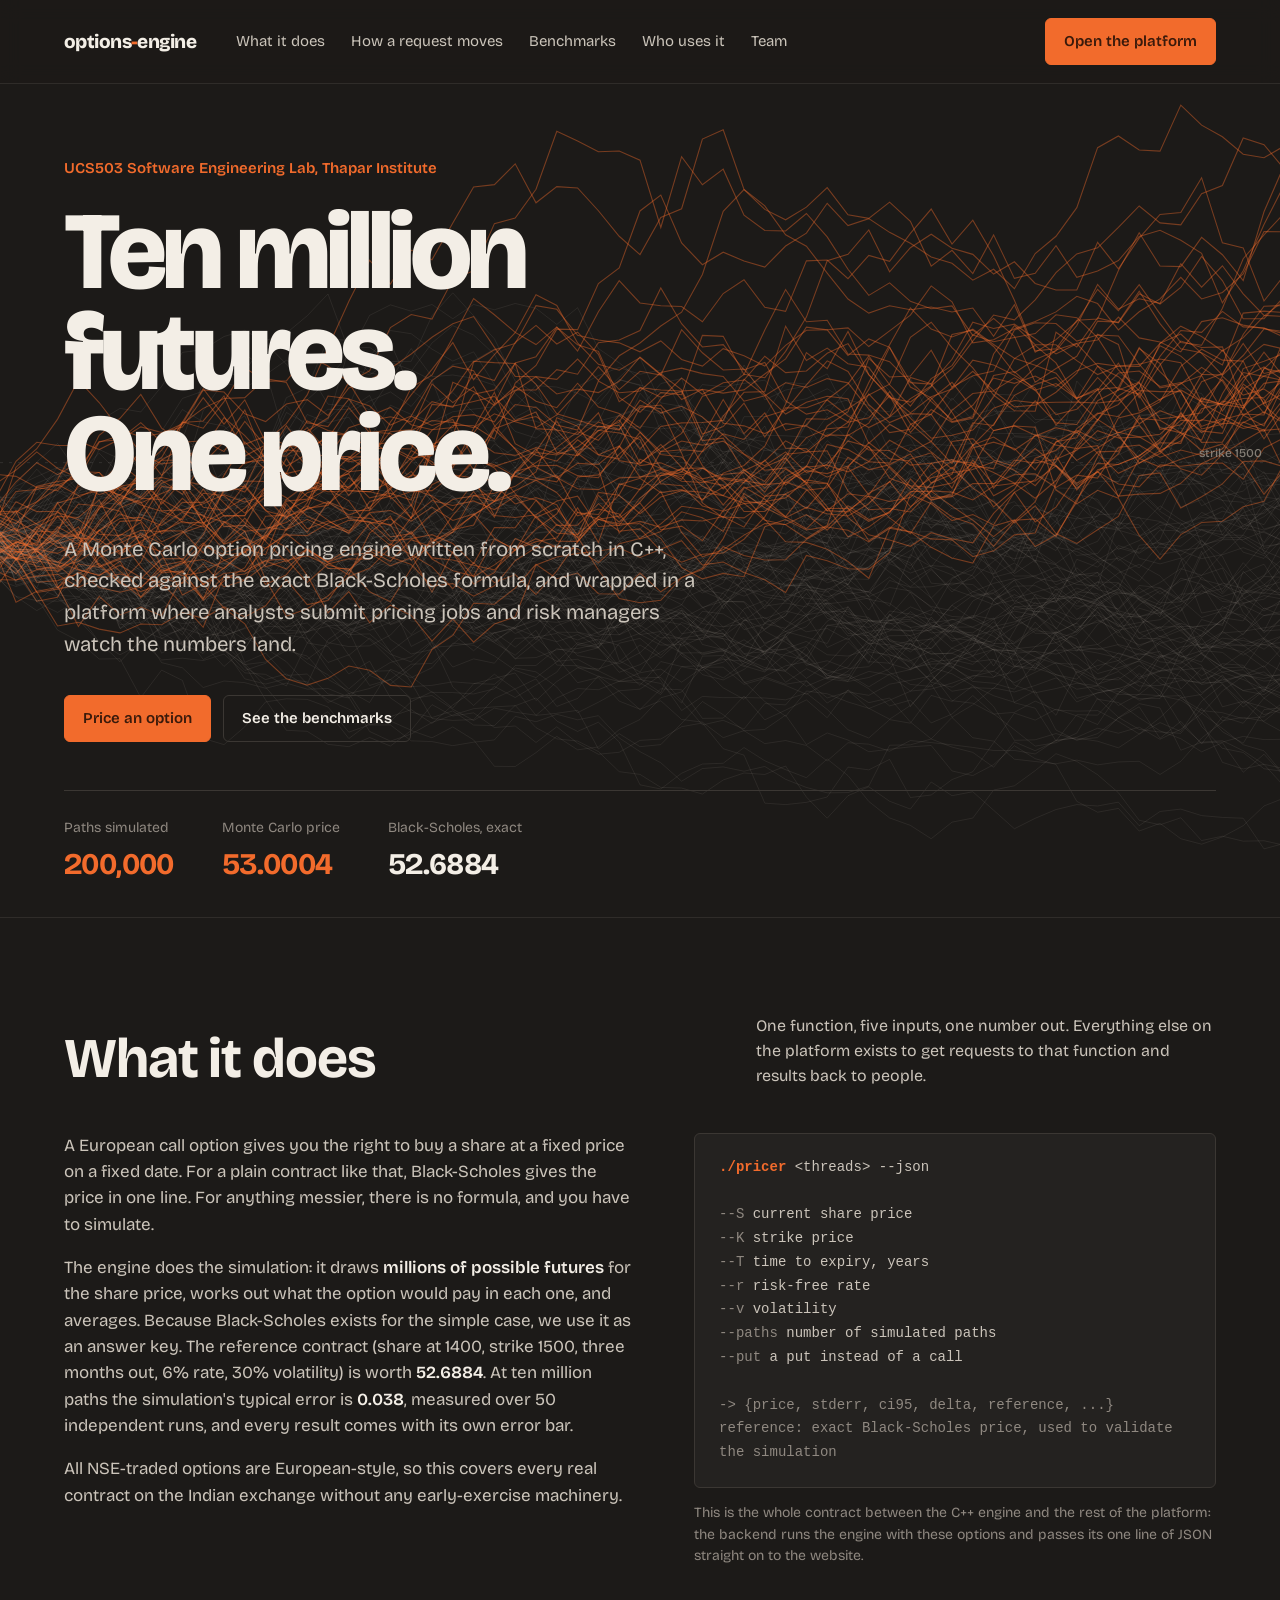
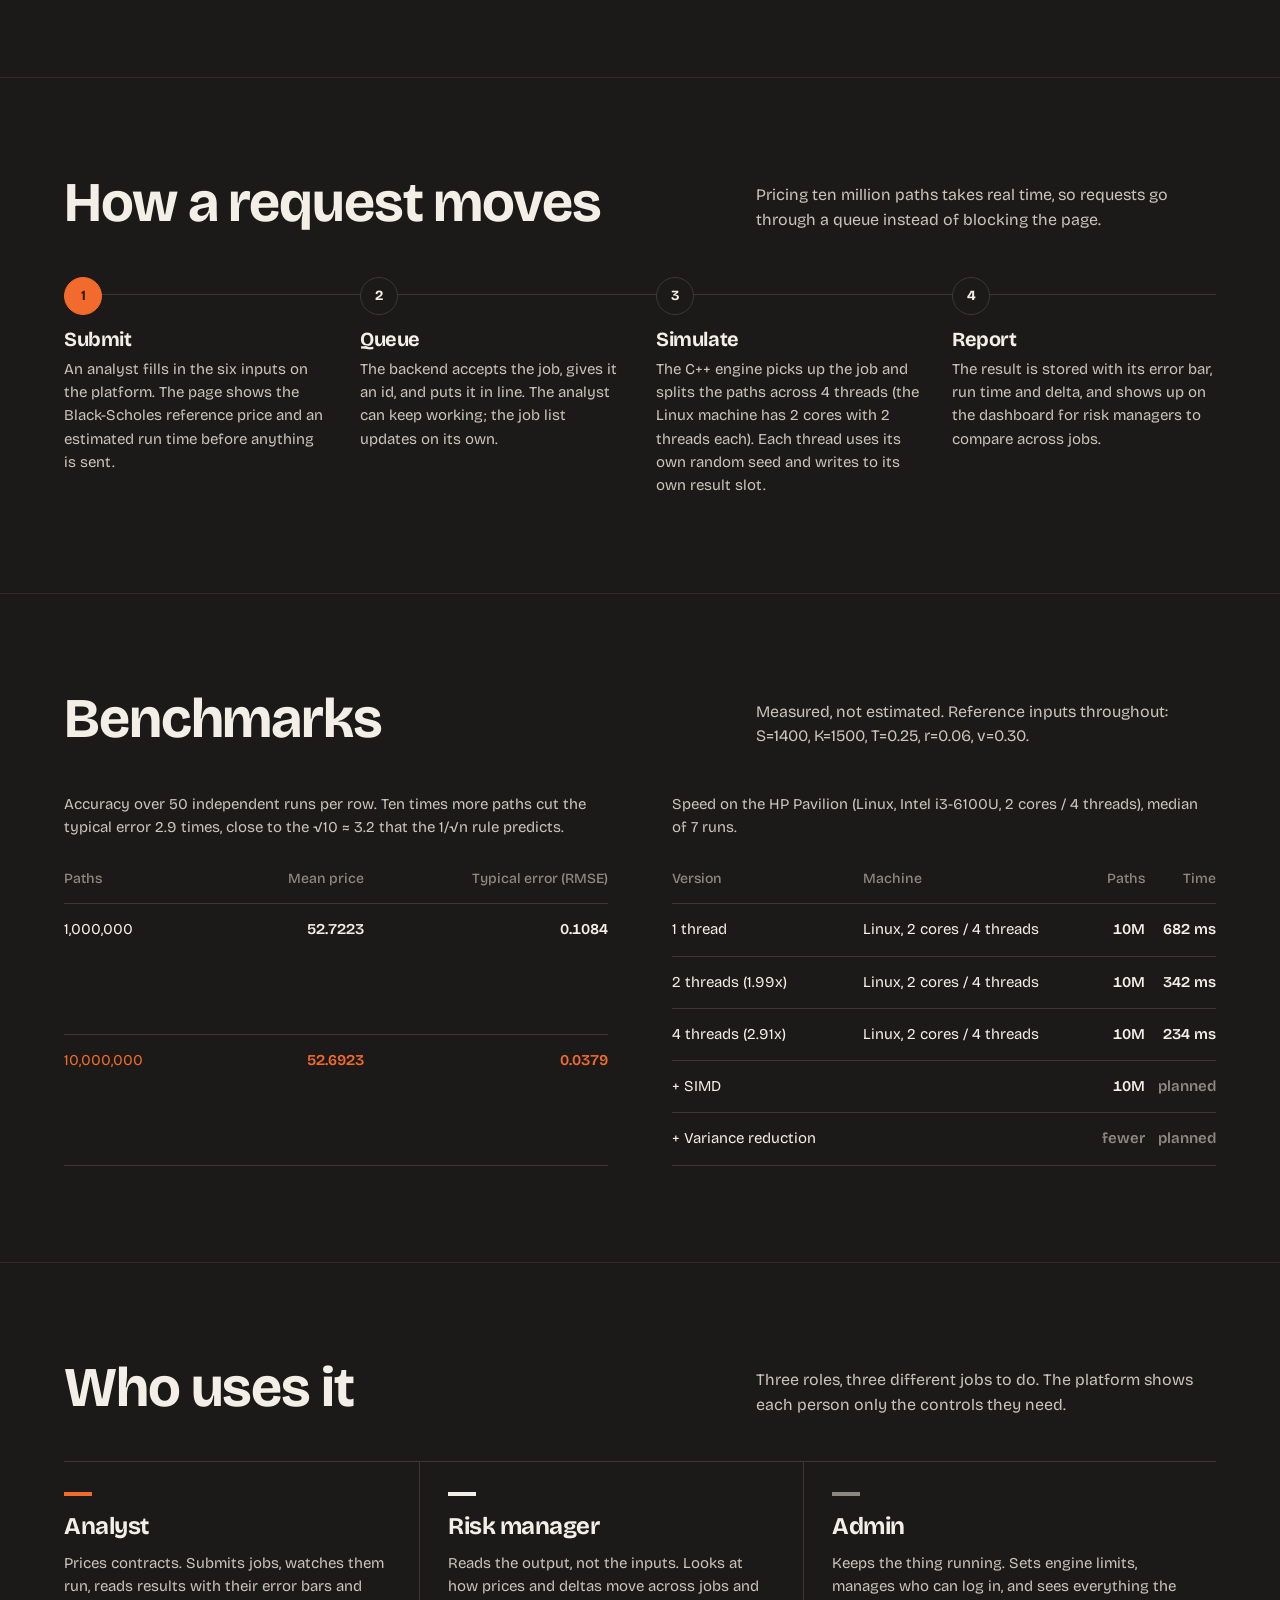
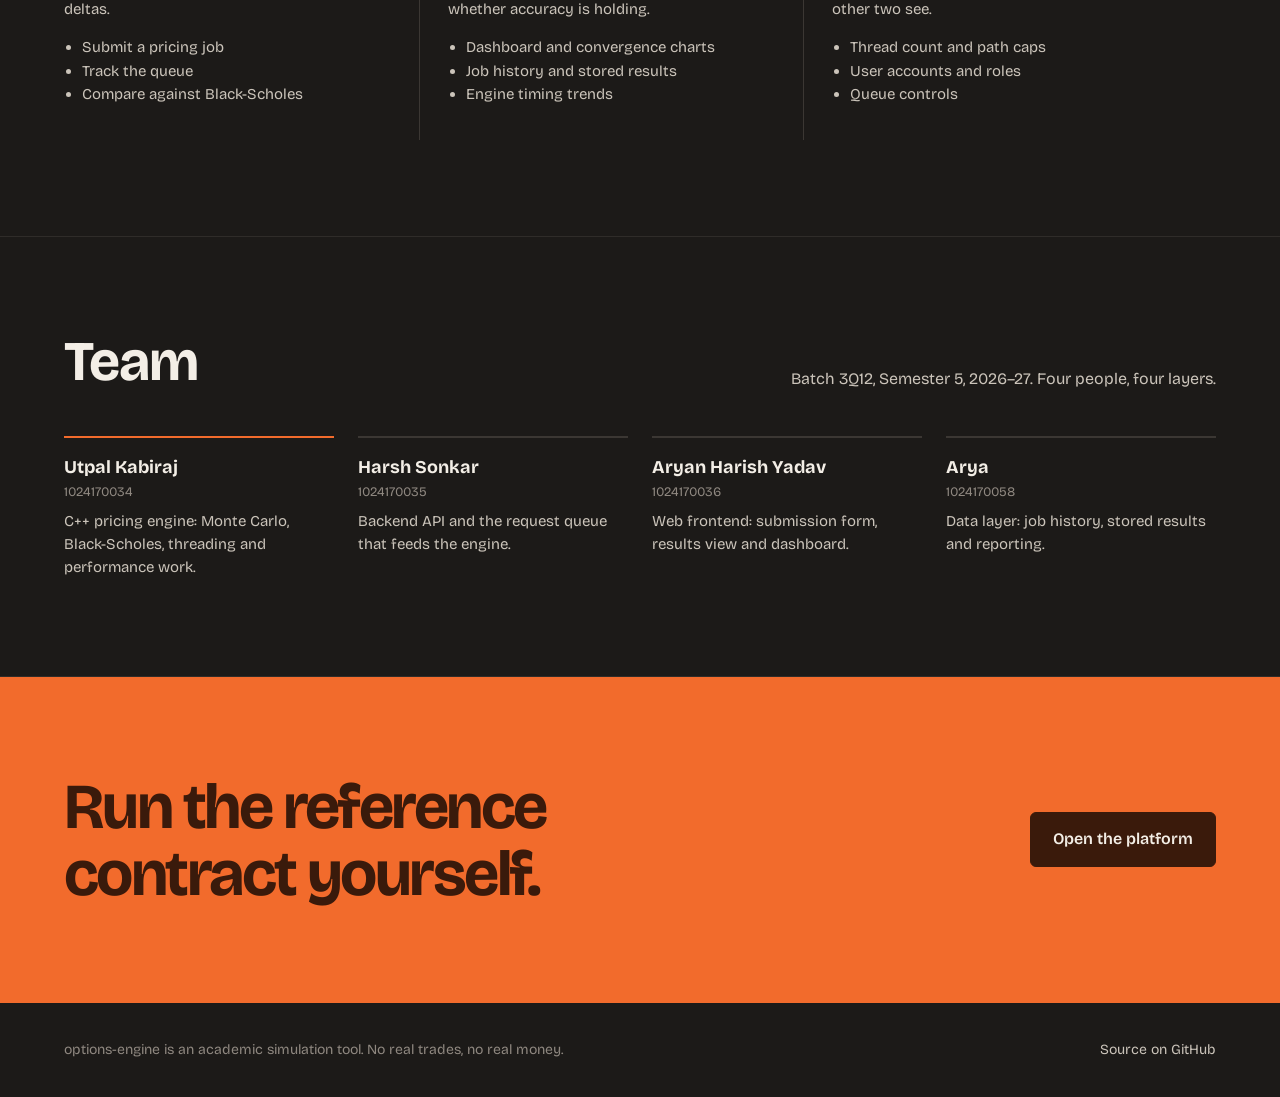
<file: frontend/index.html>
<!doctype html>
<html lang="en">
<head>
  <meta charset="utf-8">
  <meta name="viewport" content="width=device-width, initial-scale=1">
  <title>options-engine — Options Pricing and Risk Analytics Platform</title>
  <meta name="description" content="A Monte Carlo option pricing engine in C++, validated against Black-Scholes, with a web platform for analysts, risk managers and admins.">
  <link rel="preconnect" href="https://fonts.googleapis.com">
  <link rel="preconnect" href="https://fonts.gstatic.com" crossorigin>
  <link href="https://fonts.googleapis.com/css2?family=Bricolage+Grotesque:opsz,wght@12..96,300..800&display=swap" rel="stylesheet">
  <link rel="stylesheet" href="css/styles.css">
</head>
<body class="landing">

<header class="top">
  <a class="mark" href="index.html">options<span>-</span>engine</a>
  <nav id="nav">
    <a href="#what">What it does</a>
    <a href="#how">How a request moves</a>
    <a href="#bench">Benchmarks</a>
    <a href="#roles">Who uses it</a>
    <a href="#team">Team</a>
  </nav>
  <a class="btn btn-sig" href="app.html">Open the platform</a>
  <button class="btn btn-sm menu-btn" id="menuBtn" aria-controls="nav" aria-expanded="false">Menu</button>
</header>

<main>
  <section class="hero">
    <canvas id="paths" aria-hidden="true"></canvas>

    <div class="hero-copy">
      <p class="hero-kicker">UCS503 Software Engineering Lab, Thapar Institute</p>
      <h1>Ten million futures. One price.</h1>
      <p class="lede">
        A Monte Carlo option pricing engine written from scratch in C++, checked
        against the exact Black-Scholes formula, and wrapped in a platform where
        analysts submit pricing jobs and risk managers watch the numbers land.
      </p>
      <div class="hero-actions">
        <a class="btn btn-sig" href="app.html">Price an option</a>
        <a class="btn" href="#bench">See the benchmarks</a>
      </div>
    </div>

    <div class="hero-readout" aria-live="polite">
      <div><span class="ro-label">Paths simulated</span><span class="ro-num live" id="roPaths">0</span></div>
      <div><span class="ro-label">Monte Carlo price</span><span class="ro-num live" id="roPrice">—</span></div>
      <div><span class="ro-label">Black-Scholes, exact</span><span class="ro-num">52.6884</span></div>
    </div>
  </section>

  <section class="section" id="what">
    <div class="section-head">
      <h2>What it does</h2>
      <p>One function, five inputs, one number out. Everything else on the platform exists to get requests to that function and results back to people.</p>
    </div>
    <div class="two-col">
      <div class="prose">
        <p>
          A European call option gives you the right to buy a share at a fixed
          price on a fixed date. For a plain contract like that, Black-Scholes
          gives the price in one line. For anything messier, there is no
          formula, and you have to simulate.
        </p>
        <p>
          The engine does the simulation: it draws <strong>millions of possible
          futures</strong> for the share price, works out what the option would
          pay in each one, and averages. Because Black-Scholes exists for the
          simple case, we use it as an answer key. The reference contract
          (share at 1400, strike 1500, three months out, 6% rate, 30% volatility)
          is worth <strong>52.6884</strong>. At ten million paths the
          simulation's typical error is <strong>0.038</strong>, measured over
          50 independent runs, and every result comes with its own error bar.
        </p>
        <p>
          All NSE-traded options are European-style, so this covers every
          real contract on the Indian exchange without any early-exercise
          machinery.
        </p>
      </div>
      <div>
        <div class="sig-block">
<b>./pricer</b> &lt;threads&gt; --json<br>
<br>
<i>--S</i>       current share price<br>
<i>--K</i>       strike price<br>
<i>--T</i>       time to expiry, years<br>
<i>--r</i>       risk-free rate<br>
<i>--v</i>       volatility<br>
<i>--paths</i>   number of simulated paths<br>
<i>--put</i>     a put instead of a call<br>
<br>
<i>-> {price, stderr, ci95, delta, reference, ...}</i><br>
<i>reference: exact Black-Scholes price, used to validate the simulation</i>
        </div>
        <p style="color:var(--mute);font-size:14px;margin-top:14px">
          This is the whole contract between the C++ engine and the rest of the
          platform: the backend runs the engine with these options and passes its
          one line of JSON straight on to the website.
        </p>
      </div>
    </div>
  </section>

  <section class="section" id="how">
    <div class="section-head">
      <h2>How a request moves</h2>
      <p>Pricing ten million paths takes real time, so requests go through a queue instead of blocking the page.</p>
    </div>
    <div class="steps">
      <div class="step" data-n="1">
        <h3>Submit</h3>
        <p>An analyst fills in the six inputs on the platform. The page shows the Black-Scholes reference price and an estimated run time before anything is sent.</p>
      </div>
      <div class="step" data-n="2">
        <h3>Queue</h3>
        <p>The backend accepts the job, gives it an id, and puts it in line. The analyst can keep working; the job list updates on its own.</p>
      </div>
      <div class="step" data-n="3">
        <h3>Simulate</h3>
        <p>The C++ engine picks up the job and splits the paths across 4 threads (the Linux machine has 2 cores with 2 threads each). Each thread uses its own random seed and writes to its own result slot.</p>
      </div>
      <div class="step" data-n="4">
        <h3>Report</h3>
        <p>The result is stored with its error bar, run time and delta, and shows up on the dashboard for risk managers to compare across jobs.</p>
      </div>
    </div>
  </section>

  <section class="section" id="bench">
    <div class="section-head">
      <h2>Benchmarks</h2>
      <p>Measured, not estimated. Reference inputs throughout: S=1400, K=1500, T=0.25, r=0.06, v=0.30.</p>
    </div>
    <div class="bench-grid">
      <table class="ledger">
        <caption>Accuracy over 50 independent runs per row. Ten times more paths cut the typical error 2.9 times, close to the √10 ≈ 3.2 that the 1/√n rule predicts.</caption>
        <thead><tr><th>Paths</th><th class="num">Mean price</th><th class="num">Typical error (RMSE)</th></tr></thead>
        <tbody>
          <tr><td>1,000,000</td><td class="num">52.7223</td><td class="num">0.1084</td></tr>
          <tr class="hl"><td>10,000,000</td><td class="num">52.6923</td><td class="num">0.0379</td></tr>
        </tbody>
      </table>
      <table class="ledger">
        <caption>Speed on the HP Pavilion (Linux, Intel i3-6100U, 2 cores / 4 threads), median of 7 runs.</caption>
        <thead><tr><th>Version</th><th>Machine</th><th class="num">Paths</th><th class="num">Time</th></tr></thead>
        <tbody>
          <tr><td>1 thread</td><td>Linux, 2 cores / 4 threads</td><td class="num">10M</td><td class="num">682 ms</td></tr>
          <tr><td>2 threads (1.99x)</td><td>Linux, 2 cores / 4 threads</td><td class="num">10M</td><td class="num">342 ms</td></tr>
          <tr><td>4 threads (2.91x)</td><td>Linux, 2 cores / 4 threads</td><td class="num">10M</td><td class="num">234 ms</td></tr>
          <tr><td>+ SIMD</td><td></td><td class="num">10M</td><td class="num pending">planned</td></tr>
          <tr><td>+ Variance reduction</td><td></td><td class="num pending">fewer</td><td class="num pending">planned</td></tr>
        </tbody>
      </table>
    </div>
  </section>

  <section class="section" id="roles">
    <div class="section-head">
      <h2>Who uses it</h2>
      <p>Three roles, three different jobs to do. The platform shows each person only the controls they need.</p>
    </div>
    <div class="roles">
      <div class="role">
        <h3>Analyst</h3>
        <p>Prices contracts. Submits jobs, watches them run, reads results with their error bars and deltas.</p>
        <ul>
          <li>Submit a pricing job</li>
          <li>Track the queue</li>
          <li>Compare against Black-Scholes</li>
        </ul>
      </div>
      <div class="role">
        <h3>Risk manager</h3>
        <p>Reads the output, not the inputs. Looks at how prices and deltas move across jobs and whether accuracy is holding.</p>
        <ul>
          <li>Dashboard and convergence charts</li>
          <li>Job history and stored results</li>
          <li>Engine timing trends</li>
        </ul>
      </div>
      <div class="role">
        <h3>Admin</h3>
        <p>Keeps the thing running. Sets engine limits, manages who can log in, and sees everything the other two see.</p>
        <ul>
          <li>Thread count and path caps</li>
          <li>User accounts and roles</li>
          <li>Queue controls</li>
        </ul>
      </div>
    </div>
  </section>

  <section class="section" id="team">
    <div class="section-head">
      <h2>Team</h2>
      <p>Batch 3Q12, Semester 5, 2026–27. Four people, four layers.</p>
    </div>
    <div class="team">
      <div class="member">
        <b>Utpal Kabiraj</b><small>1024170034</small>
        <p>C++ pricing engine: Monte Carlo, Black-Scholes, threading and performance work.</p>
      </div>
      <div class="member">
        <b>Harsh Sonkar</b><small>1024170035</small>
        <p>Backend API and the request queue that feeds the engine.</p>
      </div>
      <div class="member">
        <b>Aryan Harish Yadav</b><small>1024170036</small>
        <p>Web frontend: submission form, results view and dashboard.</p>
      </div>
      <div class="member">
        <b>Arya</b><small>1024170058</small>
        <p>Data layer: job history, stored results and reporting.</p>
      </div>
    </div>
  </section>

  <section class="cta">
    <h2>Run the reference contract yourself.</h2>
    <a class="btn" href="app.html">Open the platform</a>
  </section>
</main>

<footer class="foot">
  <span>options-engine is an academic simulation tool. No real trades, no real money.</span>
  <a href="https://github.com/Kabiraj-2005/options-engine">Source on GitHub</a>
</footer>

<script src="js/landing.js"></script>
</body>
</html>
</file>
<file: frontend/css/styles.css>
/* options-engine — shared styles
   Palette: warm charcoal base, signal orange, paper text.
   One typeface: Bricolage Grotesque (variable, optical sizing). */

:root {
  --ink: #1c1a18;
  --ink-2: #242220;
  --ink-3: #2e2b28;
  --line: #3b3733;
  --line-soft: #2f2c29;
  --paper: #f3eee6;
  --paper-2: #cbc4ba;
  --mute: #8f8880;
  --sig: #f26b2c;
  --sig-hi: #ff8a50;
  --sig-ink: #3a1a0b;
  --ok: #7fd6a4;
  --warn: #f2c94c;
  --bad: #f07272;
  --font: "Bricolage Grotesque", "Helvetica Neue", Helvetica, Arial, sans-serif;
  --radius: 6px;
  --gutter: clamp(20px, 5vw, 72px);
}

* { box-sizing: border-box; }
html { scroll-behavior: smooth; }
@media (prefers-reduced-motion: reduce) {
  html { scroll-behavior: auto; }
  *, *::before, *::after { transition: none !important; animation: none !important; }
}

body {
  margin: 0;
  background: var(--ink);
  color: var(--paper);
  font-family: var(--font);
  font-size: 16px;
  line-height: 1.55;
  font-optical-sizing: auto;
  -webkit-font-smoothing: antialiased;
}

h1, h2, h3, h4 { margin: 0; font-weight: 700; line-height: 1.05; letter-spacing: -0.02em; }
p { margin: 0 0 1em; max-width: 62ch; }
a { color: inherit; }
.num, td.num, .ro-num, .kpi-v, .stat-v { font-variant-numeric: tabular-nums; }

:focus-visible { outline: 2px solid var(--sig-hi); outline-offset: 3px; }
::selection { background: var(--sig); color: var(--sig-ink); }

/* ---------- buttons ---------- */
.btn {
  display: inline-flex; align-items: center; gap: 8px;
  padding: 11px 18px;
  border: 1px solid var(--line);
  border-radius: var(--radius);
  background: transparent;
  color: var(--paper);
  font: inherit; font-weight: 600; font-size: 15px;
  text-decoration: none;
  cursor: pointer;
  transition: background .15s, border-color .15s, color .15s;
}
.btn:hover { border-color: var(--paper-2); }
.btn-sig { background: var(--sig); border-color: var(--sig); color: var(--sig-ink); }
.btn-sig:hover { background: var(--sig-hi); border-color: var(--sig-hi); }
.btn-quiet { border-color: transparent; color: var(--paper-2); }
.btn-quiet:hover { color: var(--paper); border-color: transparent; background: var(--ink-3); }
.btn-sm { padding: 7px 12px; font-size: 13px; }
.btn[disabled] { opacity: .45; cursor: not-allowed; }

/* ---------- landing: header ---------- */
.top {
  position: sticky; top: 0; z-index: 20;
  display: flex; align-items: center; gap: 32px;
  padding: 18px var(--gutter);
  background: color-mix(in srgb, var(--ink) 86%, transparent);
  backdrop-filter: blur(10px);
  border-bottom: 1px solid var(--line-soft);
}
.mark {
  font-weight: 800; font-size: 19px; letter-spacing: -0.03em;
  text-decoration: none; white-space: nowrap;
}
.mark span { color: var(--sig); }
.top nav { display: flex; gap: 26px; margin-left: 8px; }
.top nav a { text-decoration: none; color: var(--paper-2); font-size: 15px; }
.top nav a:hover { color: var(--paper); }
.top .btn { margin-left: auto; }
.top .menu-btn { display: none; margin-left: auto; }
@media (max-width: 760px) {
  .top nav { display: none; }
  .top nav.open {
    display: flex; flex-direction: column; gap: 14px;
    position: absolute; left: 0; right: 0; top: 100%;
    padding: 18px var(--gutter) 22px;
    background: var(--ink-2); border-bottom: 1px solid var(--line);
  }
  .top .btn-sig { display: none; }
  .top .menu-btn { display: inline-flex; }
}

/* ---------- landing: hero ---------- */
.hero {
  position: relative;
  min-height: calc(100vh - 66px);
  display: grid;
  grid-template-rows: 1fr auto;
  padding: 0 var(--gutter);
  overflow: hidden;
  border-bottom: 1px solid var(--line-soft);
}
.hero canvas {
  position: absolute; inset: 0; width: 100%; height: 100%;
  display: block;
}
.hero-copy {
  position: relative; z-index: 2;
  align-self: center;
  padding: 56px 0 32px;
  max-width: 720px;
}
.hero-kicker { color: var(--sig); font-weight: 600; font-size: 15px; margin-bottom: 22px; }
.hero h1 {
  font-size: clamp(52px, 8.6vw, 112px);
  font-weight: 800;
  line-height: .92;
  letter-spacing: -0.045em;
  margin-bottom: 28px;
  text-wrap: balance;
}
.hero p.lede { font-size: clamp(17px, 1.6vw, 21px); color: var(--paper-2); max-width: 50ch; margin-bottom: 34px; }
.hero-actions { display: flex; gap: 12px; flex-wrap: wrap; }

.hero-readout {
  position: relative; z-index: 2;
  display: grid; grid-template-columns: repeat(3, auto); gap: 0 48px;
  justify-content: start;
  padding: 26px 0 30px;
  border-top: 1px solid var(--line);
}
.hero-readout > div { display: flex; flex-direction: column; gap: 2px; }
.ro-label { color: var(--mute); font-size: 14px; }
.ro-num { font-size: 30px; font-weight: 700; letter-spacing: -0.02em; }
.ro-num.live { color: var(--sig); }
@media (max-width: 640px) {
  .hero-readout { grid-template-columns: 1fr 1fr; gap: 18px 28px; }
  .ro-num { font-size: 24px; }
}

/* ---------- landing: sections ---------- */
.section { padding: 96px var(--gutter); border-bottom: 1px solid var(--line-soft); }
.section-head { display: flex; align-items: flex-end; justify-content: space-between; gap: 24px; margin-bottom: 44px; }
.section h2 { font-size: clamp(34px, 4.5vw, 56px); }
.section-head p { color: var(--paper-2); max-width: 46ch; margin: 0; }
@media (max-width: 760px) { .section-head { flex-direction: column; align-items: flex-start; } .section { padding: 64px var(--gutter); } }

.two-col { display: grid; grid-template-columns: 1.1fr 1fr; gap: 56px; align-items: start; }
@media (max-width: 860px) { .two-col { grid-template-columns: 1fr; } }
.prose p { font-size: 17px; color: var(--paper-2); }
.prose strong { color: var(--paper); font-weight: 600; }

.sig-block {
  background: var(--ink-2); border: 1px solid var(--line); border-radius: var(--radius);
  padding: 22px 24px;
  font-family: ui-monospace, "SF Mono", Menlo, Consolas, monospace;
  font-size: 14px; line-height: 1.7; color: var(--paper-2);
  overflow-x: auto;
}
.sig-block b { color: var(--sig); font-weight: 600; }
.sig-block i { color: var(--mute); font-style: normal; }

/* steps — this content is a real sequence, so it gets a numbered line */
.steps { display: grid; grid-template-columns: repeat(4, 1fr); gap: 32px; position: relative; }
.steps::before { content: ""; position: absolute; left: 0; right: 0; top: 17px; height: 1px; background: var(--line); }
.step { position: relative; padding-top: 52px; }
.step::before {
  content: attr(data-n);
  position: absolute; top: 0; left: 0;
  width: 36px; height: 36px; border-radius: 50%;
  display: grid; place-items: center;
  background: var(--ink); border: 1px solid var(--line);
  font-weight: 700; font-size: 14px; color: var(--paper);
}
.step:first-child::before { background: var(--sig); border-color: var(--sig); color: var(--sig-ink); }
.step h3 { font-size: 20px; margin-bottom: 8px; }
.step p { color: var(--paper-2); font-size: 15px; margin: 0; }
@media (max-width: 860px) { .steps { grid-template-columns: 1fr 1fr; } .steps::before { display: none; } }
@media (max-width: 520px) { .steps { grid-template-columns: 1fr; } }

/* ledger tables */
.ledger { width: 100%; border-collapse: collapse; font-size: 15px; }
.ledger th, .ledger td { text-align: left; padding: 14px 12px 14px 0; border-bottom: 1px solid var(--line); vertical-align: top; }
.ledger th { color: var(--mute); font-weight: 500; font-size: 14px; }
.ledger td.num, .ledger th.num { text-align: right; padding-right: 0; }
.ledger td.num { font-weight: 600; }
.ledger tr.hl td { color: var(--sig); }
.ledger caption { text-align: left; caption-side: top; color: var(--paper-2); padding-bottom: 14px; font-size: 15px; }
.ledger .pending { color: var(--mute); font-weight: 400; }

.bench-grid { display: grid; grid-template-columns: 1fr 1fr; gap: 64px; }
@media (max-width: 860px) { .bench-grid { grid-template-columns: 1fr; gap: 40px; } }

/* roles */
.roles { display: grid; grid-template-columns: repeat(3, 1fr); gap: 0; border-top: 1px solid var(--line); }
.role { padding: 30px 28px 34px 0; border-right: 1px solid var(--line); margin-right: 28px; }
.role:last-child { border-right: 0; margin-right: 0; }
.role h3 { font-size: 24px; margin-bottom: 12px; }
.role h3::before { content: ""; display: block; width: 28px; height: 4px; background: var(--sig); margin-bottom: 18px; }
.role:nth-child(2) h3::before { background: var(--paper); }
.role:nth-child(3) h3::before { background: var(--mute); }
.role p { color: var(--paper-2); font-size: 15px; }
.role ul { margin: 0; padding-left: 18px; color: var(--paper-2); font-size: 15px; }
@media (max-width: 860px) { .roles { grid-template-columns: 1fr; } .role { border-right: 0; margin-right: 0; border-bottom: 1px solid var(--line); } .role:last-child { border-bottom: 0; } }

/* team */
.team { display: grid; grid-template-columns: repeat(4, 1fr); gap: 24px; }
.member { border-top: 2px solid var(--line); padding-top: 16px; }
.member:first-child { border-top-color: var(--sig); }
.member b { display: block; font-size: 18px; font-weight: 700; }
.member small { color: var(--mute); font-size: 13px; display: block; margin-bottom: 8px; }
.member p { color: var(--paper-2); font-size: 15px; margin: 0; }
@media (max-width: 860px) { .team { grid-template-columns: 1fr 1fr; } }
@media (max-width: 520px) { .team { grid-template-columns: 1fr; } }

/* cta band */
.cta {
  padding: 96px var(--gutter);
  display: flex; align-items: center; justify-content: space-between; gap: 32px; flex-wrap: wrap;
  background: var(--sig); color: var(--sig-ink);
}
.cta h2 { font-size: clamp(36px, 5vw, 64px); letter-spacing: -0.04em; max-width: 14ch; }
.cta .btn { background: var(--sig-ink); color: var(--paper); border-color: var(--sig-ink); font-size: 16px; padding: 14px 22px; }
.cta .btn:hover { background: #24100a; }

footer.foot {
  padding: 36px var(--gutter);
  display: flex; justify-content: space-between; gap: 20px; flex-wrap: wrap;
  color: var(--mute); font-size: 14px;
}
footer.foot a { color: var(--paper-2); text-decoration: none; }
footer.foot a:hover { color: var(--paper); }

/* ---------- platform (app.html) ---------- */
body.app { display: grid; grid-template-columns: 250px 1fr; min-height: 100vh; }
.side {
  position: sticky; top: 0; height: 100vh;
  display: flex; flex-direction: column;
  padding: 22px 18px;
  background: var(--ink-2);
  border-right: 1px solid var(--line-soft);
}
.side .mark { display: block; padding: 4px 8px 22px; }
.side nav { display: flex; flex-direction: column; gap: 2px; }
.side nav button {
  display: flex; align-items: center; justify-content: space-between;
  width: 100%; padding: 10px 12px;
  background: none; border: 0; border-radius: var(--radius);
  color: var(--paper-2); font: inherit; font-size: 15px; text-align: left; cursor: pointer;
}
.side nav button:hover { background: var(--ink-3); color: var(--paper); }
.side nav button[aria-current="page"] { background: var(--sig); color: var(--sig-ink); font-weight: 600; }
.side nav button .count {
  font-size: 12px; font-weight: 600; padding: 1px 7px; border-radius: 10px;
  background: var(--ink); color: var(--paper-2);
}
.side nav button[aria-current="page"] .count { background: var(--sig-ink); color: var(--paper); }
.side nav button[hidden] { display: none; }
.side .foot { margin-top: auto; padding: 14px 8px 0; border-top: 1px solid var(--line-soft); }
.side .foot label { display: block; color: var(--mute); font-size: 13px; margin-bottom: 6px; }
.side .foot .engine { margin-top: 14px; font-size: 13px; color: var(--mute); display: flex; align-items: center; gap: 8px; white-space: nowrap; }
.dot { width: 8px; height: 8px; border-radius: 50%; background: var(--ok); display: inline-block; }
.dot.off { background: var(--warn); }
.side .back { margin-top: 10px; font-size: 13px; color: var(--mute); text-decoration: none; display: inline-block; }
.side .back:hover { color: var(--paper); }

.main { padding: 34px clamp(20px, 4vw, 56px) 80px; min-width: 0; }
.view[hidden] { display: none; }
.view-head { display: flex; align-items: flex-end; justify-content: space-between; gap: 20px; margin-bottom: 28px; }
.view-head h1 { font-size: 34px; }
.view-head p { color: var(--mute); margin: 6px 0 0; }

@media (max-width: 860px) {
  body.app { grid-template-columns: 1fr; }
  .side { position: static; height: auto; flex-direction: row; flex-wrap: wrap; align-items: center; gap: 8px 16px; padding: 14px 16px; }
  .side .mark { padding: 0 0 0 0; }
  .side nav { flex-direction: row; flex-wrap: wrap; }
  .side .foot { margin-top: 0; padding: 0; border: 0; margin-left: auto; display: flex; align-items: center; gap: 14px; }
  .side .foot label { margin: 0; }
  .side .foot .engine { margin: 0; }
  .side .back { display: none; }
}

/* forms */
.grid-form { display: grid; grid-template-columns: 1.2fr .8fr; gap: 40px; align-items: start; }
@media (max-width: 1000px) { .grid-form { grid-template-columns: 1fr; } }
.fields { display: grid; grid-template-columns: 1fr 1fr; gap: 18px 22px; }
.field { display: flex; flex-direction: column; gap: 6px; }
.field.wide { grid-column: 1 / -1; }
.field label { font-size: 14px; color: var(--paper-2); }
.field label small { color: var(--mute); }
.field input, .field select, .side select {
  width: 100%;
  padding: 11px 12px;
  background: var(--ink-2); color: var(--paper);
  border: 1px solid var(--line); border-radius: var(--radius);
  font: inherit; font-size: 15px;
  font-variant-numeric: tabular-nums;
}
.field input:focus, .field select:focus, .side select:focus { border-color: var(--sig); outline: none; }
.field input[aria-invalid="true"] { border-color: var(--bad); }
.field .err { color: var(--bad); font-size: 13px; min-height: 1em; }
.side select { padding: 8px 10px; font-size: 14px; }
.seg { display: inline-flex; align-self: flex-start; border: 1px solid var(--line); border-radius: var(--radius); overflow: hidden; }
.seg button { padding: 9px 16px; background: var(--ink-2); border: 0; color: var(--paper-2); font: inherit; font-size: 14px; cursor: pointer; }
.seg button + button { border-left: 1px solid var(--line); }
.seg button[aria-pressed="true"] { background: var(--sig); color: var(--sig-ink); font-weight: 600; }
.presets { display: flex; gap: 8px; flex-wrap: wrap; margin-top: 4px; }
.presets button { padding: 4px 10px; font-size: 13px; background: none; border: 1px solid var(--line); border-radius: 999px; color: var(--paper-2); font: inherit; cursor: pointer; }
.presets button:hover { border-color: var(--paper-2); color: var(--paper); }
.form-actions { display: flex; gap: 12px; align-items: center; margin-top: 26px; grid-column: 1 / -1; }
.form-actions .hint { color: var(--mute); font-size: 14px; }

/* live preview panel */
.preview {
  background: var(--ink-2); border: 1px solid var(--line); border-radius: var(--radius);
  padding: 24px;
  position: sticky; top: 24px;
}
.preview h2 { font-size: 15px; font-weight: 600; color: var(--paper-2); margin-bottom: 18px; }
.preview .big { font-size: 48px; font-weight: 800; letter-spacing: -0.03em; line-height: 1; color: var(--sig); }
.preview .big small { font-size: 15px; font-weight: 500; color: var(--mute); letter-spacing: 0; margin-left: 8px; }
.preview dl { display: grid; grid-template-columns: 1fr auto; gap: 10px 20px; margin: 22px 0 0; font-size: 14px; }
.preview dt { color: var(--mute); }
.preview dd { margin: 0; text-align: right; font-weight: 600; }
.preview .note { margin-top: 18px; padding-top: 16px; border-top: 1px solid var(--line); color: var(--mute); font-size: 13px; }
.preview .note b { color: var(--paper-2); font-weight: 600; }
.preview .payoff { width: 100%; height: 110px; display: block; margin-top: 18px; }

/* queue table */
.jobs { width: 100%; border-collapse: collapse; font-size: 14px; }
.jobs th, .jobs td { padding: 12px 10px; border-bottom: 1px solid var(--line-soft); text-align: left; white-space: nowrap; }
.jobs th { color: var(--mute); font-weight: 500; position: sticky; top: 0; background: var(--ink); }
.jobs td.num, .jobs th.num { text-align: right; }
.jobs tbody tr:hover { background: var(--ink-2); }
.jobs tbody tr { cursor: pointer; }
.jobs td .sub { color: var(--mute); font-size: 12px; display: block; }
.pill { display: inline-flex; align-items: center; gap: 6px; padding: 2px 9px; border-radius: 999px; font-size: 12px; font-weight: 600; border: 1px solid var(--line); color: var(--paper-2); }
.pill::before { content: ""; width: 6px; height: 6px; border-radius: 50%; background: currentColor; }
.pill.queued { color: var(--paper-2); }
.pill.running { color: var(--sig-hi); border-color: color-mix(in srgb, var(--sig) 40%, var(--line)); }
.pill.done { color: var(--ok); }
.pill.failed { color: var(--bad); }
.pill.running::before { animation: blink 1s infinite; }
@keyframes blink { 50% { opacity: .25; } }
.table-wrap { overflow-x: auto; border: 1px solid var(--line); border-radius: var(--radius); }
.empty { padding: 56px 24px; text-align: center; color: var(--mute); }
.empty b { display: block; color: var(--paper); font-size: 18px; margin-bottom: 6px; font-weight: 600; }

/* job detail drawer */
.drawer {
  position: fixed; top: 0; right: 0; bottom: 0; width: min(460px, 100vw);
  background: var(--ink-2); border-left: 1px solid var(--line);
  padding: 28px 28px 40px; overflow-y: auto; z-index: 30;
  transform: translateX(100%); transition: transform .22s ease;
}
.drawer.open { transform: none; }
.drawer .close { position: absolute; top: 18px; right: 18px; }
.drawer h2 { font-size: 22px; margin-bottom: 4px; }
.drawer .meta { color: var(--mute); font-size: 13px; margin-bottom: 22px; }
.drawer .price { font-size: 54px; font-weight: 800; letter-spacing: -0.03em; line-height: 1; color: var(--sig); margin: 8px 0 4px; }
.drawer .ci { color: var(--paper-2); font-size: 14px; margin-bottom: 22px; }
.drawer dl { display: grid; grid-template-columns: 1fr auto; gap: 9px 18px; font-size: 14px; margin: 0 0 22px; }
.drawer dt { color: var(--mute); }
.drawer dd { margin: 0; text-align: right; font-weight: 600; }
.drawer .vs { padding: 14px; border: 1px solid var(--line); border-radius: var(--radius); font-size: 14px; color: var(--paper-2); }
.drawer .vs b { color: var(--paper); }
.scrim { position: fixed; inset: 0; background: rgba(0,0,0,.45); z-index: 25; }
.scrim[hidden] { display: none; }

/* dashboard */
.kpis { display: grid; grid-template-columns: repeat(4, 1fr); gap: 0; border-top: 1px solid var(--line); border-bottom: 1px solid var(--line); margin-bottom: 40px; }
.kpi { padding: 22px 24px 22px 0; border-right: 1px solid var(--line); margin-right: 24px; }
.kpi:last-child { border-right: 0; }
.kpi-l { color: var(--mute); font-size: 14px; }
.kpi-v { font-size: 34px; font-weight: 700; letter-spacing: -0.02em; margin-top: 4px; }
.kpi-v small { font-size: 14px; color: var(--mute); font-weight: 500; letter-spacing: 0; margin-left: 4px; }
@media (max-width: 860px) { .kpis { grid-template-columns: 1fr 1fr; } .kpi:nth-child(2) { border-right: 0; } .kpi { border-bottom: 1px solid var(--line-soft); } }

.charts { display: grid; grid-template-columns: 1fr 1fr; gap: 40px; margin-bottom: 40px; }
@media (max-width: 1000px) { .charts { grid-template-columns: 1fr; } }
.chart h3 { font-size: 18px; margin-bottom: 4px; }
.chart p { color: var(--mute); font-size: 14px; margin-bottom: 14px; }
.chart svg { width: 100%; height: auto; display: block; }
.chart .ax { stroke: var(--line); }
.chart .tick { fill: var(--mute); font-size: 11px; font-family: var(--font); }
.chart .lbl { fill: var(--paper-2); font-size: 12px; font-family: var(--font); }
.chart .ln { fill: none; stroke: var(--sig); stroke-width: 2; }
.chart .ln.ref { stroke: var(--mute); stroke-dasharray: 4 4; stroke-width: 1.5; }
.chart .pt { fill: var(--sig); }
.chart .pt.live { fill: var(--paper); }
.chart .bar { fill: var(--ink-3); }
.chart .bar.sig { fill: var(--sig); }
.chart .bar-lbl { fill: var(--paper); font-size: 12px; font-weight: 600; font-family: var(--font); }

/* admin */
.admin-grid { display: grid; grid-template-columns: 1fr 1fr; gap: 40px; }
@media (max-width: 1000px) { .admin-grid { grid-template-columns: 1fr; } }
.panel h3 { font-size: 18px; margin-bottom: 14px; }
.panel .fields { grid-template-columns: 1fr; }
.users { width: 100%; border-collapse: collapse; font-size: 14px; }
.users td, .users th { padding: 10px 8px 10px 0; border-bottom: 1px solid var(--line-soft); text-align: left; }
.users th { color: var(--mute); font-weight: 500; }

/* toast */
.toast {
  position: fixed; left: 50%; bottom: 28px; transform: translate(-50%, 20px);
  background: var(--paper); color: var(--ink);
  padding: 11px 16px; border-radius: var(--radius);
  font-size: 14px; font-weight: 600;
  opacity: 0; pointer-events: none; transition: opacity .18s, transform .18s; z-index: 40;
}
.toast.show { opacity: 1; transform: translate(-50%, 0); }

.notice {
  margin-bottom: 24px; padding: 12px 14px;
  border: 1px solid var(--line); border-left: 3px solid var(--warn); border-radius: var(--radius);
  color: var(--paper-2); font-size: 14px;
}
.notice[hidden] { display: none; }

/* sign-in (only with the real backend) */
.login {
  position: fixed; inset: 0; z-index: 40;
  display: grid; place-items: center; padding: 16px;
  background: rgba(0,0,0,.6);
}
.login[hidden] { display: none; }
.login .panel {
  width: min(380px, 100%); padding: 26px 24px;
  background: var(--ink-2); border: 1px solid var(--line); border-radius: var(--radius);
}
.login-note { color: var(--mute); font-size: 13px; margin: 0 0 18px; }
.side .who { display: flex; flex-wrap: wrap; align-items: baseline; gap: 4px 8px; font-size: 14px; }
.side .who[hidden] { display: none; }
.side .who span { color: var(--mute); font-size: 13px; }
.side .who .btn { margin-left: -12px; }
</file>
